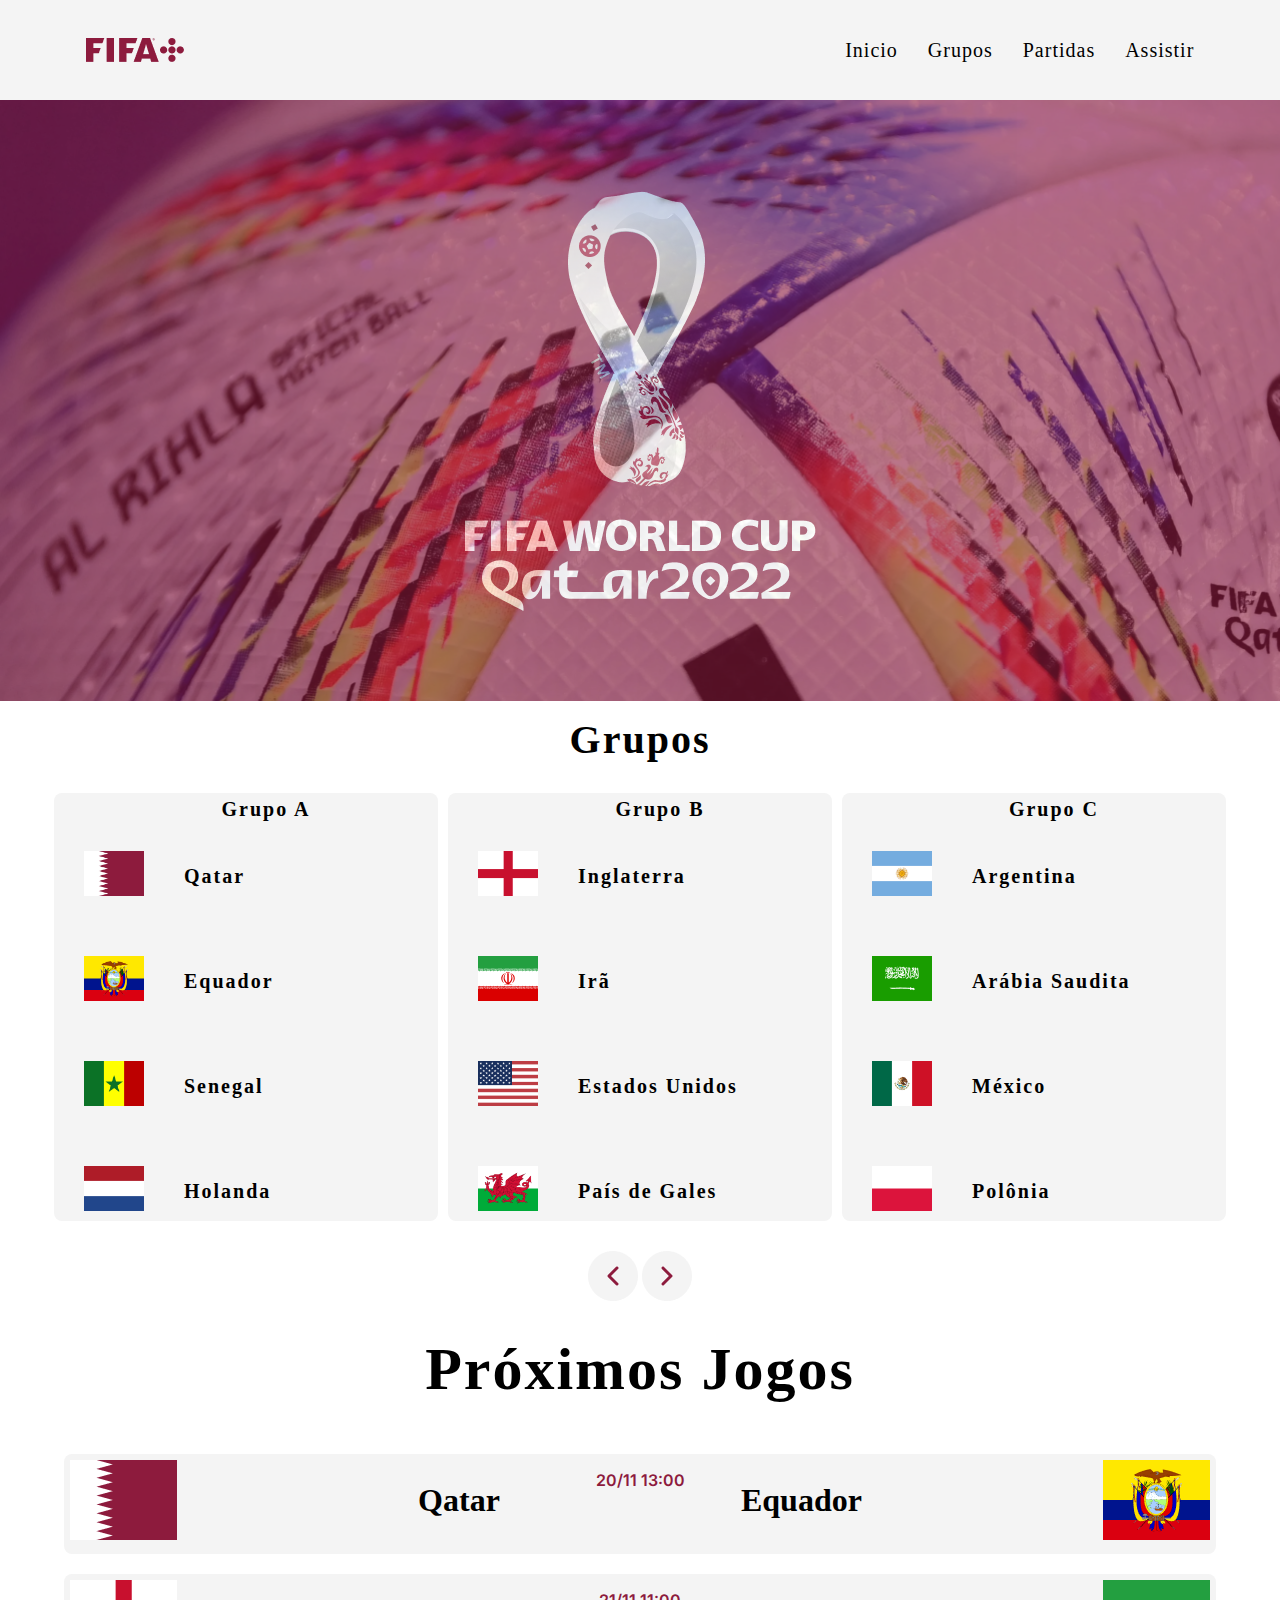
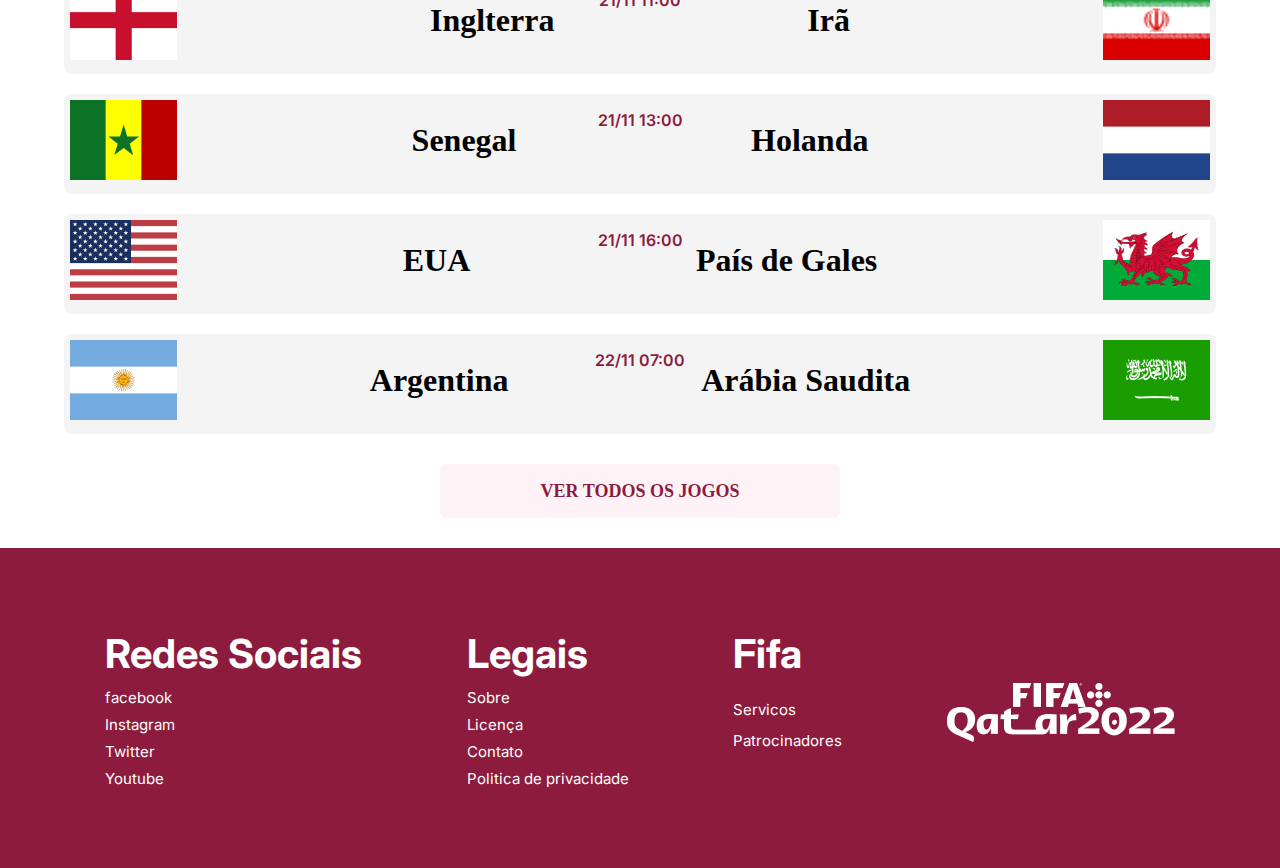
<file: index.html>
<!DOCTYPE html>
<html lang="pt-br">

<head>
    <meta charset="UTF-8">
    <meta http-equiv="X-UA-Compatible" content="IE=edge">
    <meta name="viewport" content="width=device-width, initial-scale=1.0">
    <meta name="Description"
        content="O Catar sediará o maior espetáculo de futebol do planeta em 2022, onde estrelas globais como Neymar, Cristiano Ronaldo, Messi e Mbappé estarão prontos para brilhar." />
    <meta name="keywords"
        content="grupos, times, assistir jogos, próximos jogos, partidas e muito mais da copa do mundo do Qatar" />
    <title>Projeto World Cup Qatar 2022</title>
    <link rel="shortcut icon" href="assets/img/favicon.ico" type="image/x-icon">
    <link rel="stylesheet" href="style.css">

</head>

<body>
    <!-- Nesta etapa irei desenvolver a parte do Header -->
    <header id="header">

        <section class="container-grid header-flex">
            
            <div class="logo-header">
                <img src="assets/img/logo-fifa.png" alt="logo-fifa">
            </div>
            
            <nav class="links-header">
                <ul class="nav-links">
                    <li><a href="#inicio">Inicio</a></li>
                    <li><a href="#grupos">Grupos</a></li>
                    <li><a href="#proximos-jogos">Partidas</a></li>
                    <li><a href="aovivo.html" target="_blank">Assistir</a></li>
                </ul>

            </nav>
            
        </section>

    </header>
    <main>
        <!-- Criado o banner e imagem troféu no meio do banner -->
        <section class="banner">


            <div class="container-grid banner-flex">
                <div class="centro-img">
                    <img src="assets/img/logo-fifa-world-cup.png">
                </div>

            </div>

        </section>

        <!-- Nesta etapa irei começar a criar a parte dos grupos -->
        <section id="grupos">
            <div class="container-grid titulo-grupos">
                <h1>Grupos</h1>
            </div>
            <!-- Nesta etapa irei criar os cards dos grupos -->
            <div class="container-grid cards-flex">
                <!-- Nesta etapa irei criar as ifnromações dos cards -->
                <article class="card">

                    <div class="info-card titulo-card">
                        <h1>Grupo A</h1>
                        <div class="card-flex">
                            <img src="assets/img/Qatar-1.png" alt="qatar">
                            <h1>Qatar</h1>
                        </div>

                        <div class="card-flex">
                            <img src="assets/img/Ecuador.png" alt="qatar">
                            <h1>Equador</h1>
                        </div>

                        <div class="card-flex">
                            <img src="assets/img/Senegal-1.png" alt="qatar">
                            <h1>Senegal</h1>
                        </div>

                        <div class="card-flex">
                            <img src="assets/img/Netherlands.png" alt="qatar">
                            <h1>Holanda</h1>
                        </div>

                    </div>

                </article>
                <article class="card">

                    <div class="info-card titulo-card">
                        <h1>Grupo B</h1>
                        <div class="card-flex">
                            <img src="assets/img/United Kingdom.png" alt="qatar">
                            <h1>Inglaterra</h1>
                        </div>

                        <div class="card-flex">
                            <img src="assets/img/Iran.png" alt="qatar">
                            <h1>Irã</h1>
                        </div>

                        <div class="card-flex">
                            <img src="assets/img/USA.png" alt="qatar">
                            <h1>Estados Unidos</h1>
                        </div>

                        <div class="card-flex">
                            <img src="assets/img/Wales.png" alt="qatar">
                            <h1>País de Gales</h1>
                        </div>

                    </div>

                </article>
                <article class="card">

                    <div class="info-card titulo-card">
                        <h1>Grupo C</h1>
                        <div class="card-flex">
                            <img src="assets/img/Argentina-1.png" alt="qatar">
                            <h1>Argentina</h1>
                        </div>

                        <div class="card-flex">
                            <img src="assets/img/arabiasaudita.png" alt="qatar">
                            <h1>Arábia Saudita</h1>
                        </div>

                        <div class="card-flex">
                            <img src="assets/img/Mexico.png" alt="qatar">
                            <h1>México</h1>
                        </div>

                        <div class="card-flex">
                            <img src="assets/img/polonia.png" alt="qatar">
                            <h1>Polônia</h1>
                        </div>

                    </div>

                </article>






            </div>


        </section>
        <!-- Nesta parte estarei cirando as setas para direita, esquerda e titulo próximos jogos -->
        <section id="proximos-jogos">
            <div class="container-grid proxjogos-flex">
                <div class="setas-jogos">
                    <img class="setaesq" src="assets/img/navegação esq.png" alt="seta a esquerda">
                    <img class="setadir" src="assets/img/navegação dir.png" alt="seta a sireita">
                </div>


                <div class="titulo-proxjogos">
                    <h1>Próximos Jogos</h1>
                </div>
            </div>

        </section>
        <!-- Nesta etapa irei criar os times -->
        <section class="container-grid times-flex">
           <!-- Partida01 -->
            <article class="jogos">
                <div class="times">
                    <img src="assets/img/Qatar-1.png" alt="Time Qatar">
                    <h1>Qatar</h1>


                    <h1>Equador</h1>
                    <img src="assets/img/Ecuador.png" alt="Time Equador">

                </div>
                <div class="data-horario">
                    <h3 class="data-horario">20/11 13:00</h3>
                </div>
            </article>

              <!-- Partida02 -->
            <article class="jogos">
                <div class="times">
                    <img src="assets/img/United Kingdom.png" alt="Inglaterra">
                    <h1>Inglterra</h1>

                    <h1>Irã</h1>
                    <img src="assets/img/Iran.png" alt="Irã">

                </div>
                <div class="data-horario">
                    <h3 class="data-horario">21/11 11:00</h3>
                </div>
            </article>

              <!-- Partida03 -->
            <article class="jogos">
                <div class="times">
                    <img src="assets/img/Senegal-1.png" alt="Senegal">
                    <h1>Senegal</h1>

                    <h1>Holanda</h1>
                    <img src="assets/img/Netherlands.png" alt="Holanda">

                </div>
                <div class="data-horario">
                    <h3 class="data-horario">21/11 13:00</h3>
                </div>
            </article>

              <!-- Partida04 -->
            <article class="jogos">
                <div class="times">
                    <img src="assets/img/USA.png" alt="EUA">
                    <h1>EUA</h1>

                    <h1>País de Gales</h1>
                    <img src="assets/img/Wales.png" alt="Pais de Gales">

                </div>
                <div class="data-horario">
                    <h3 class="data-horario">21/11 16:00</h3>
                </div>
            </article>

              <!-- Partida05 -->
            <article class="jogos">
                <div class="times">
                    <img src="assets/img/Argentina-1.png" alt="Argentina">
                    <h1>Argentina</h1>

                    <h1>Arábia Saudita</h1>
                    <img src="assets/img/Saudi Arabia.png" alt="Arábia Saudita">

                </div>
                <div class="data-horario">
                    <h3 class="data-horario">22/11 07:00</h3>
                </div>
            </article>

        </section>
        <section class="container-grid todosjogos-flex">
        <article class="todosjogos">
            
          
            <h1>VER TODOS OS JOGOS</h1>
                    
                

        </article>
        
        </section>



    </main>
    <!-- Nesta etapa estarei desenvolvendo o footer do site -->
    <footer>
        <section class="container-grid footer-flex">
            <article class="box-01">
                <h1>Redes Sociais</h1>
                <ul>
                 <li><a href="#">facebook</a></li>
                 <li><a href="#">Instagram</a></li>
                 <li><a href="#">Twitter</a></li>
                 <li><a href="#">Youtube</a></li>
                 </ul>
            </article>

            <article class="box-02">
                <h1>Legais</h1>
               <ul>
                <li><a href="#">Sobre</a></li>
                <li><a href="#">Licença</a></li>
                <li><a href="#">Contato</a></li>
                <li><a href="#">Politica de privacidade</a></li>
               </ul>
            </article>
            <article class="box-03">
                <h1>Fifa</h1>
                <ul>
                 <li><a href="#">Servicos</a></li>
                 <li><a href="#">Patrocinadores</a></li>
                 <li><a href="#"></a></li>
                 <li><a href="#"></a></li>
                </ul>
            </article>

            <article class="box-04">
                <img src="assets/img/logo-fifa (1).png" alt="logo-fifa">
                <img src="assets/img/Qatar 2022 Logo.png" alt="">
                </div>
            </article>
        </section>
    </footer>

</body>

</html>
</file>
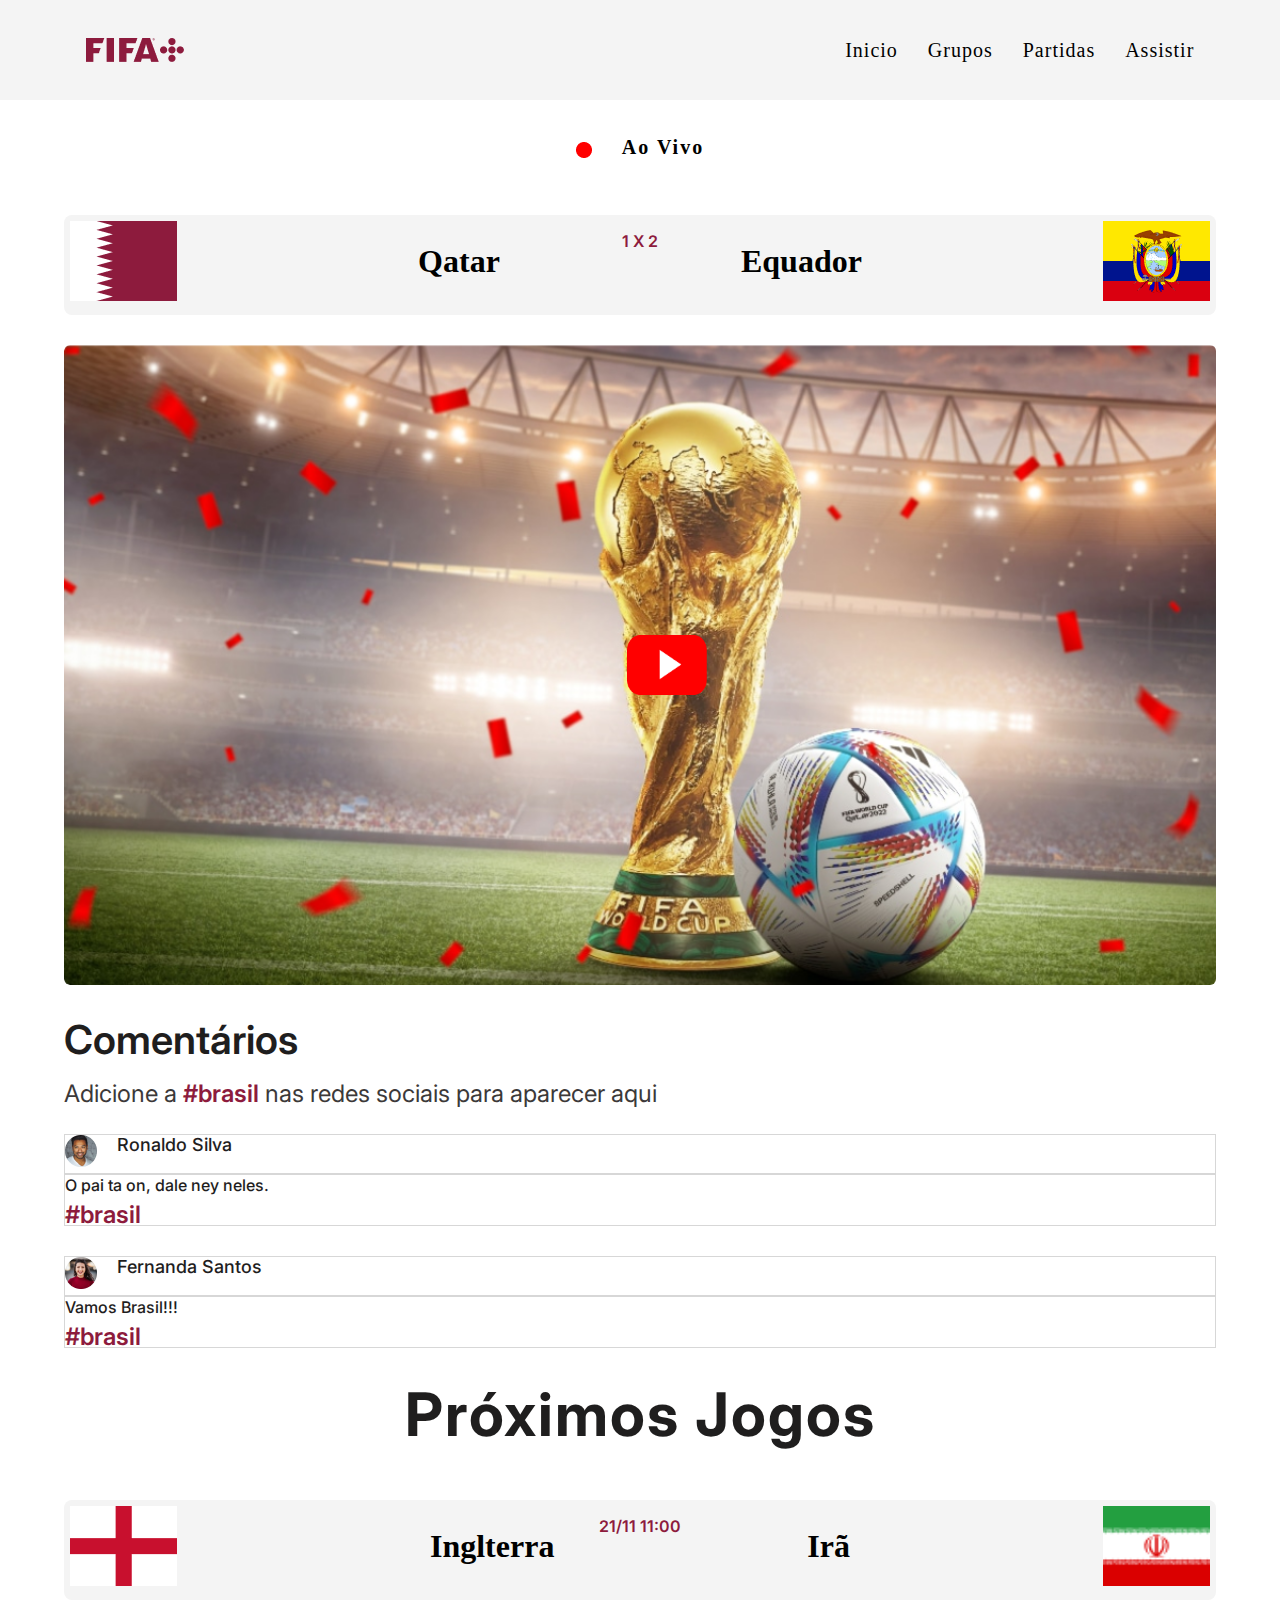
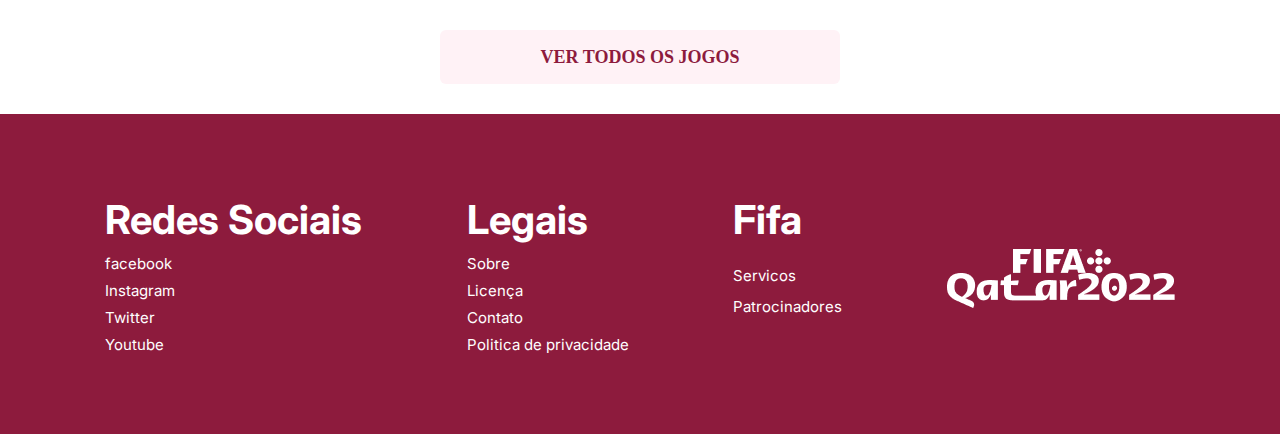
<file: aovivo.html>
<!DOCTYPE html>
<html lang="pt-br">

<head>
    <meta charset="UTF-8">
    <meta http-equiv="X-UA-Compatible" content="IE=edge">
    <meta name="viewport" content="width=device-width, initial-scale=1.0">
    <meta name="Description"
        content="O Catar sediará o maior espetáculo de futebol do planeta em 2022, onde estrelas globais como Neymar, Cristiano Ronaldo, Messi e Mbappé estarão prontos para brilhar." />
    <meta name="keywords"
        content="grupos, times, assistir jogos, próximos jogos, partidas e muito mais da copa do mundo do Qatar" />
    <title>Projeto World Cup Qatar 2022</title>
    <link rel="shortcut icon" href="assets/img/favicon.ico" type="image/x-icon">
    <link rel="stylesheet" href="style.css">

</head>

<body>
    <header id="header">
        <section class="container-grid header-flex">
            
            <div class="logo-header">
                <img src="assets/img/logo-fifa.png" alt="logo-fifa">
            </div>
            
            <nav class="links-header">
                <ul class="nav-links">
                    <li><a href="index.html">Inicio</a></li>
                    <li><a href="index.html#grupos">Grupos</a></li>
                    <li><a href="index.html#proximos-jogos">Partidas</a></li>
                    <li><a href="aovivo.html" target="_blank">Assistir</a></li>
                </ul>

            </nav>
            
        </section>

    </header>
    <main>
        <!-- Nesta etapa irei desenvolver a parte do site assistir -->
        <section class="container-grid aovivo-flex">
            <div class="aovivo-assit">
                <div class="centro-titulo">
                    <img src="assets/img/Ellipse 1.png" alt="Elipse">
                    <h1>Ao Vivo</h1>

                </div>
        </section>

        <!-- Nesta etapa criei o dia e horario da partidos dos times -->
        <section class="container-grid times-flex">

            <article class="jogos">
                <div class="times">
                    <img src="assets/img/Qatar-1.png" alt="Time Qatar">
                    <h1>Qatar</h1>


                    <h1>Equador</h1>
                    <img src="assets/img/Ecuador.png" alt="Time Equador">

                </div>
                <div class="data-horario">
                    <h3 class="data-horario">1 X 2</h3>
                </div>
            </article>
        </section>


        <!-- Neste etapa irei criar o banner da tela assistir -->

        <section class="container-grid banner-tela-flex">
            <div class="banner-aperteoplay">
                <div class="aperteoplay">
                    <img src="assets/img/botão player.png" alt="botao player">
                </div>
            </div>
        </section>





        <!-- Nesta etapa irei criar o layout dos comentários -->
        <section class="container-grid comentarios-flex">
            <div class="comentarios">
                <h1>Comentários</h1>
                <h2>Adicione a <span class="brasil"> #brasil </span> nas redes sociais para aparecer aqui</h2>
            </div>
            <div class="nomedoscomentarios">
                
                <img src="assets/img/unsplash_iFgRcqHznqg.png" alt="Ronaldo Silva">
                <h1>Ronaldo Silva</h1>
            </div>
           
                <div class="mensagem">
                <p>O pai ta on, dale ney neles.</p>
                <h2>#brasil</h2>
            </div>
            <div class="nomedoscomentarios">
                
                <img src="assets/img/unsplash_mEZ3PoFGs_k.png" alt="Ronaldo Silva">
                <h1>Fernanda Santos</h1>
            </div>
           
                <div class="mensagem">
                <p>Vamos Brasil!!!</p>
                <h2>#brasil</h2>
            </div>

            



        </section>

        <section class="container-grid assistir-flex">
            <div class="titulo-proxjogos">
                <h1>Próximos Jogos</h1>
            </div>

        </section>
        <section class="container-grid times-flex">

            <article class="jogos">
                <div class="times">
                    <img src="assets/img/United Kingdom.png" alt="Inglaterra">
                    <h1>Inglterra</h1>

                    <h1>Irã</h1>
                    <img src="assets/img/Iran.png" alt="Irã">

                </div>
                <div class="data-horario">
                    <h3 class="data-horario">21/11 11:00</h3>
                </div>
            </article>
        </section>
        <section class="container-grid todosjogos-flex">
            <article class="todosjogos">


                <h1>VER TODOS OS JOGOS</h1>



            </article>

        </section>




    </main>
    <footer>
        <section class="container-grid footer-flex">
            <article class="box-01">
                <h1>Redes Sociais</h1>
                <ul>
                 <li><a href="#">facebook</a></li>
                 <li><a href="#">Instagram</a></li>
                 <li><a href="#">Twitter</a></li>
                 <li><a href="#">Youtube</a></li>
                 </ul>
            </article>

            <article class="box-02">
                <h1>Legais</h1>
               <ul>
                <li><a href="#">Sobre</a></li>
                <li><a href="#">Licença</a></li>
                <li><a href="#">Contato</a></li>
                <li><a href="#">Politica de privacidade</a></li>
               </ul>
            </article>
            <article class="box-03">
                <h1>Fifa</h1>
                <ul>
                 <li><a href="#">Servicos</a></li>
                 <li><a href="#">Patrocinadores</a></li>
                 <li><a href="#"></a></li>
                 <li><a href="#"></a></li>
                </ul>
            </article>

            <article class="box-04">
                <img src="assets/img/logo-fifa (1).png" alt="logo-fifa">
                <img src="assets/img/Qatar 2022 Logo.png" alt="">
                </div>
            </article>
        </section>
    </footer>

</body>

</html>
</file>
<file: style.css>
@import url('https://fonts.googleapis.com/css2?family=Inter:wght@600&display=swap');
/* display: grid; Deixa um embaixo do outro */

* {
    margin: 0;
    padding: 0;
    box-sizing: border-box;
}




:root {
    --preto: #1F1E1E;
    --dark: #3C3939;
    --dark30: #F4F4F4;
    --azul: #2962FF;
    --verde: #0BB07B;
    --yellow: #FFCE52;
    --vermelho: #F03D3D;
    --cinza: #F03D3D;
    --footer: #8D1B3D;
    --fontinter: font-family: 'Inter', sans-serif;

}

.container-grid {
    width: 90%;
    margin: 0 auto;
    max-width: 1920px;

}

html {
    /* quando clica no link com a ID ele desce mais suave */
    scroll-behavior: smooth;

}


/* Nesta etapa irei desenvolver o Header */

.header-flex {
    display: flex;
    flex-wrap: wrap;
    flex-direction: column;
    /* justify-content: center;
    align-items: center; */
    width: 100%;

    background: #F4F4F4;
    height: 100px;


}

.logo-header {
    display: flex;
    flex-direction: row;
    justify-content: flex-end;
    align-items: center;
    height: 100px;
    margin-right: 25px;




}


.links-header {
    display: flex;
    flex-wrap: wrap;
    flex-direction: column;
    justify-content: center;
    align-items: center;

    width: 77vw;

}

.nav-links {
    display: flex;
    justify-content: flex-end;
    align-items: center;
    gap: 30px;
    height: 100px;

    width: 77vw;




}


.links-header ul li {
    list-style-type: none;
    text-decoration: none;
    color: #3C3939;
    font-family: var(--fontinter);
    font-size: 10px;
    font-weight: 500;



}

.links-header .nav-links a {
    text-decoration: none;
    color: black;
    font-size: 20px;
    letter-spacing: 1px;

}

.links-header .nav-links a:hover {
    color: black;
    transition: 0.2s;
}




/* Nesta etapa irei desenvolver o banner do site */
.banner {
    /* background: 
    linear-gradient(rgba(141,27,61,1), rgba(0,0,0,0.0)),
    url(assets/img/wallpaper.png); */
    background-image: url(assets/img/wallpaper.png);

    background-repeat: no-repeat;
    background-size: cover;
    height: 601px;
    position: relative;


}

.banner-flex {
    display: flex;
    justify-content: center;
    align-items: center;
    background-color: #8D1B3D;
    opacity: 0.6;
    width: 100%;
    height: 100%;

}

.centro-img {
    display: flex;
    justify-content: center;
    align-items: center;
}

.titulo-grupos {
    display: flex;
    justify-content: center;
    align-items: center;

}

.titulo-grupos h1 {
    font-family: var(--fontinter);
    font-weight: bold;
    font-size: 40px;
    letter-spacing: 2px;
    margin-top: 15px;

}

/* Estilizando os card em wrap para ficar responsivel */
.cards-flex {
    display: flex;
    flex-wrap: wrap;
    justify-content: center;
    align-items: center;
    width: 100%;
    gap: 10px;
    margin-top: 30px;



}

.card {
    display: flex;

}

/* Estilzando o tamanho das caixa, cor de fundo e bordar arredondada 
Nesta classe o itens dica em columa*/
.info-card {

    display: flex;
    flex-direction: column;
    width: 384px;
    height: 428px;
    background-color: #F4F4F4;
    border-radius: 8px;

}

.titulo-card h1 {
    display: flex;
    justify-content: center;
    align-items: center;
    padding-top: 5px;

}

/* Nesta classe os itens do container ficam em linha */
.card-flex {
    display: flex;
    flex-direction: row;
    padding: 30px;

}

/* Estilizando o tamanho das imagens */
.info-card img {
    width: 60px;
    height: 45px;
    position: relative;

}

/* Nesta classe estilizei o nome dos times  */
.info-card h1 {
    padding-left: 40px;
    font-family: var(--fontinter);
    font-size: 20px;
    font-weight: bold;
    letter-spacing: 2px;
}

/* Nesta parte irei estilizar as setas direção direita e esquerda e titulo proximos jogos */
.proxjogos-flex {
    display: flex;
    flex-direction: column;
    margin-top: 30px;
    justify-content: center;
    align-items: center;
    cursor: pointer;

}

.titulo-proxjogos {
    margin-top: 30px;
    font-family: var(--fontinter);
    font-weight: bold;
    font-size: 30px;
    letter-spacing: 2px;
}

/* Nesta etapa irei estilizar os times  */




.times-flex {
    margin-top: 30px;
    display: flex;
    flex-wrap: wrap;



}

.jogos {


    width: 100%;
    height: 100px;
    margin-top: 20px;
    padding: 6px;
    background-color: #F4F4F4;
    border-radius: 8px;
    position: relative;


}

.times {
    display: flex;
    justify-content: space-between;
    align-items: center;

}





.data-horario {
    display: flex;
    flex-direction: row;
    justify-content: center;
    align-items: center;
    margin-bottom: 20px;
    height: 100px;
    margin-bottom: 220px;
    color: #8D1B3D;
    text-align: center;
    font-family: Inter;
    font-size: 16px;
    font-style: normal;
    font-weight: 600;
    line-height: normal;


}


.times h1 {
    display: flex;
    flex-direction: column;
    justify-content: center;
    font-family: var(--fontinter);



}

.times img {
    width: 107px;
    height: 80px;
}

.times h2 {
    display: flex;
    flex-direction: column;
    justify-content: center;
    align-items: center;

    font-family: var(--fontinter);


}

/* NESTA PARTE IREI ESTILIZAR A PARTE DE VER TODOS OS JOGOS */

.todosjogos-flex {
    margin-top: 30px;
    display: flex;
    justify-content: center;
    align-items: center;




}

.todosjogos {
    width: 400px;
    height: 54px;
    display: flex;
    padding: 16px 48px;
    justify-content: center;
    align-items: center;
    gap: 10px;
    border-radius: 6px;
    background: #FFF2F6;



}

.todosjogos h1 {
    color: #8D1B3D;
    text-align: center;
    font-family: var(--fontinter);
    font-size: 18px;
    font-style: normal;
    font-weight: 600;
    line-height: normal;
}


/* NESTA ETAPA IREI ESTILIZAR A PARTE DOS JOGOS LINK ASSISTIR */
/* Estilizar titulo ao vivo */

.aovivo-flex {
    margin-top: 30px;
    display: flex;
    flex-wrap: wrap;

    justify-content: center;
    align-items: center;



}

.centro-titulo {
    display: flex;
    justify-content: center;
    gap: 30px;


    padding: 6px;


}

.centro-titulo img {
    width: 16px;
    height: 16px;
    display: flex;
    flex-direction: row;
    margin-top: 6px;



}

.centro-titulo h1 {
    font-family: var(--fontinter);
    font-weight: bold;
    font-size: 20px;
    letter-spacing: 2px;
    text-align: center;

}


/* Estilizar banner e aperte o play */


.banner-tela-flex {
    display: flex;
    flex-wrap: wrap;
    justify-content: center;
    align-items: center;

}

.banner-aperteoplay {
    background-image: url(assets/img/copa_do_mundo_2022.png);
    background-repeat: no-repeat;
    background-size: cover;
    margin-top: 30px;
    width: 90vw;
    height: 50vw;
    border-radius: 6px;
    display: flex;
    flex-wrap: wrap;
    justify-content: center;
    position: relative;
}

.aperteoplay {
    display: flex;
    flex-direction: column;
    justify-content: center;
    align-items: center;
    margin-left: 6dvh;
    width: 30vw;


}

.aperteoplay img {
    display: flex;

    width: 80px;
    height: 60px;

}

/* Nesta etapa irei estilizar os comentários */

.comentarios-flex {
    margin-top: 30px;
    display: flex;
    flex-direction: column;
    flex-wrap: wrap;
}

.comentarios h1 {
    color: #1F1E1E;
    font-family: Inter;
    font-size: 40px;
    font-style: normal;
    font-weight: 600;
    line-height: normal;



}

.comentarios h2 {
    margin-top: 20px;
    color: #3C3939;
    font-feature-settings: 'clig' off, 'liga' off;
    font-family: Inter;
    font-size: 24px;
    font-style: normal;
    font-weight: 400;
    line-height: 20px;

}

.comentarios span {
    color: #8D1B3D;
    font-feature-settings: 'clig' off, 'liga' off;
    font-family: Inter;
    font-size: 24px;
    font-style: normal;
    font-weight: 600;
    line-height: 20px;
}

/* Nesta etapa estarei estilizando o nome dos comentários */

.nomedoscomentarios {
    margin-top: 30px;
    display: flex;
    border: 1px solid #D7D7D7;
    padding-bottom: 6px;
}

.nomedoscomentarios h1 {
    margin-left: 20px;
    color: #1F1E1E;
    font-feature-settings: 'clig' off, 'liga' off;
    font-family: Inter;
    font-size: 18px;
    font-style: normal;
    font-weight: 500;
    line-height: 20px;

}

.mensagem {
    border: 1px solid #D7D7D7;

}

.mensagem p {
    color: #1F1E1E;
    font-feature-settings: 'clig' off, 'liga' off;
    font-family: Inter;
    font-size: 16px;
    font-style: normal;
    font-weight: 500;
    line-height: 20px;
    /* 125% */
}

.mensagem h2 {
    margin-top: 10px;
    color: #8D1B3D;
    font-feature-settings: 'clig' off, 'liga' off;
    font-family: Inter;
    font-size: 24px;
    font-style: normal;
    font-weight: 600;
    line-height: 20px;

}

.assistir-flex {
    display: flex;
    justify-content: center;
    align-items: center;

}

.assistir-flex {
    color: #1F1E1E;
    text-align: center;
    font-family: Inter;
    font-size: 40px;
    font-style: normal;
    font-weight: 600;
    line-height: normal;
}





/* <!-- Nesta etapa estarei desenvolvendo o footer do site --> */

.footer-flex {
    margin-top: 30px;
    display: flex;
    flex-wrap: wrap;
    align-items: center;
    font-family: inter;
    justify-content: space-evenly;
    height: 320px;
    width: 100%;
    background: #8d1b3d;
    color: white;
    font-size: 20px;
}

@media screen and (max-width: 768px) {
    .footer-flex {
        


        grid-template-columns: repeat(2, 1fr);
        gap: 2rem;
        width: 100%;
        flex-direction: column;
    }
}

@media screen and (max-width: 426px) {
    .footer-flex {

        grid-template-columns: repeat(1, 1fr);
        padding: 3rem 2rem;
        width: 100%;
        flex-direction: column;
    }
}


.box-01 ul {
    margin-top: 10px;
    list-style: none;
    height: 100px;
    display: flex;
    font-family: inter;
    font-size: 15px;
    align-items: flex-start;
    justify-content: space-between;
    flex-direction: column;
}

.box-01 li a {
    color: white;
    text-decoration: none;

}

.box-01 li a:hover {
    color: black;
    transition: 0.5s;
}

.box-02 ul {
    margin-top: 10px;
    list-style: none;
    height: 100px;
    display: flex;
    font-family: inter;
    font-size: 15px;
    align-items: flex-start;
    justify-content: space-between;
    flex-direction: column;

}

.box-02 li a {
    color: white;
    text-decoration: none;

}

.box-02 li a:hover {
    color: black;
    transition: 0.5s;
}

.box-03 ul {
    margin-top: 10px;
    list-style: none;
    height: 100px;
    display: flex;
    font-family: inter;
    font-size: 15px;
    align-items: flex-start;
    justify-content: space-evenly;
    flex-direction: column;
}

.box-03 li a {
    color: white;
    text-decoration: none;

}

.box-03 li a:hover {
    color: black;
    transition: 0.5s;
}

.box-04 {
    margin-top: 10px;
    display: flex;
    flex-direction: column;
    justify-content: center;
    align-items: center;


}

/*

Estilizar partidas dos jogos
.jogosaovivo-flex {
    display: flex;
    flex-direction: column;

    border: 2px solid black;



}

.jogos-aovivo {
    display: flex;
    flex-direction: row;
}

.time01 {
    display: flex;
    flex-direction: row;
    justify-content: flex-start;


}

.time02 {
    display: flex;
    flex-direction: row;
    justify-content: flex-end;


}
</file>
